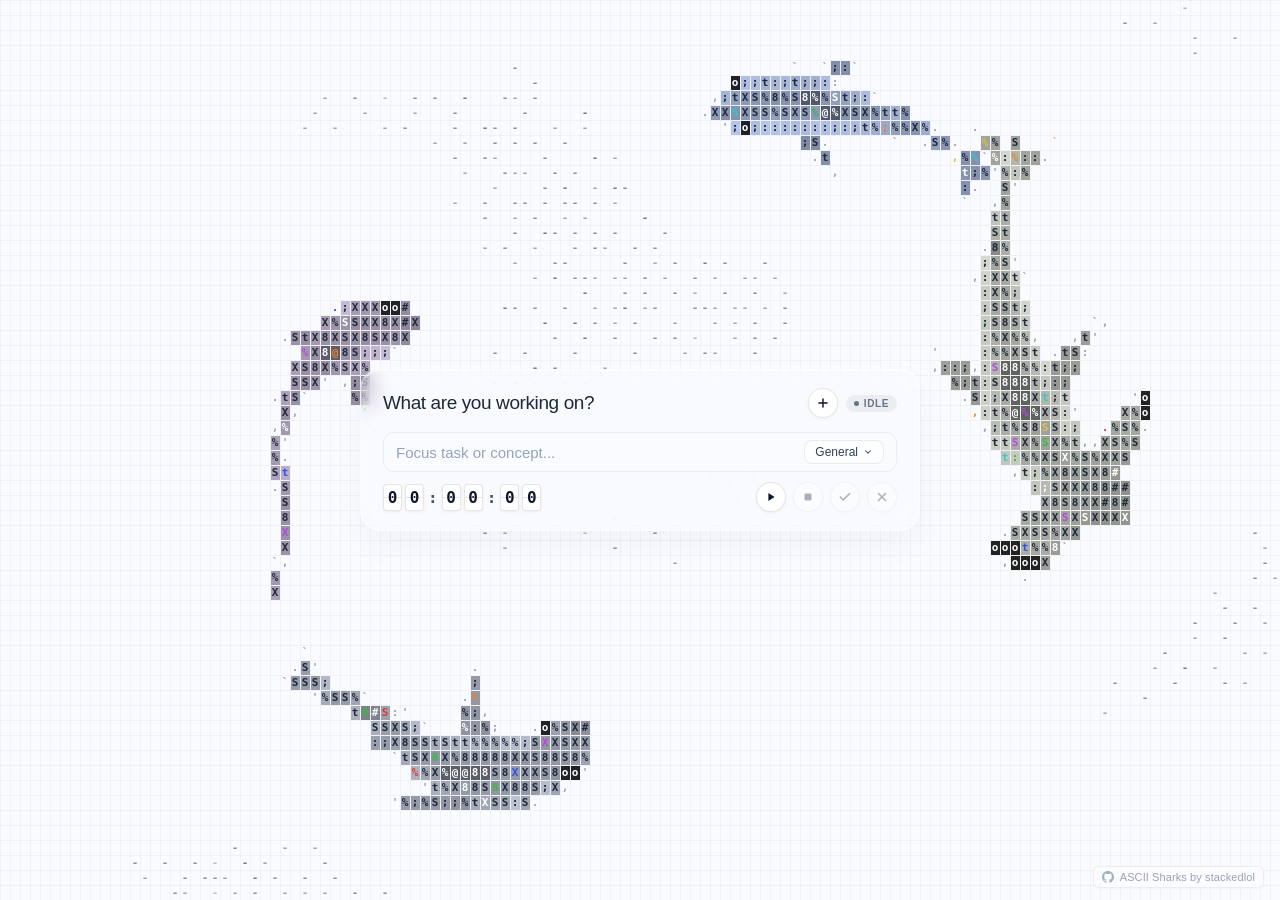
<file: app/ui/shark_assets/index.html>
<!doctype html>
<html lang="en">
<head>
  <meta charset="utf-8" />
  <meta name="viewport" content="width=device-width, initial-scale=1" />
  <title>Taumer — Focus</title>
  <style>
    * {
      box-sizing: border-box;
      margin: 0;
      padding: 0;
      user-select: none;
      -webkit-user-select: none;
    }
    html, body {
      width: 100%;
      height: 100%;
      overflow: hidden;
      background: #fafbfe;
      font-family: -apple-system, BlinkMacSystemFont, "SF Pro Display", "SF Pro Text", "Segoe UI", Roboto, Helvetica, Arial, sans-serif;
      color: #0f172a;
    }
    #shark-canvas {
      position: absolute;
      top: 0;
      left: 0;
      width: 100vw;
      height: 100vh;
      display: block;
      z-index: 1;
      font-family: "Geist Mono", "SF Mono", "JetBrains Mono", Menlo, Monaco, Consolas, monospace;
    }
    .overlay-container {
      position: absolute;
      top: 0;
      left: 0;
      width: 100%;
      height: 100%;
      z-index: 10;
      display: flex;
      flex-direction: column;
      align-items: center;
      justify-content: center;
      pointer-events: none;
      padding: 20px;
    }
    .focus-glass-card {
      pointer-events: auto;
      width: 560px;
      max-width: 92%;
      background: rgba(255, 255, 255, 0.16);
      backdrop-filter: blur(10px) saturate(160%);
      -webkit-backdrop-filter: blur(10px) saturate(160%);
      border: 1px solid rgba(255, 255, 255, 0.45);
      border-radius: 20px;
      box-shadow: 
        0 14px 36px rgba(15, 23, 42, 0.035),
        0 2px 8px rgba(15, 23, 42, 0.02),
        inset 0 1px 1px rgba(255, 255, 255, 0.65);
      padding: 18px 22px 18px 22px;
      display: flex;
      flex-direction: column;
      gap: 14px;
      position: relative;
      transition: box-shadow 0.25s ease, transform 0.25s ease, background 0.25s ease;
    }
    .focus-glass-card:focus-within {
      background: rgba(255, 255, 255, 0.24);
      box-shadow: 
        0 20px 48px rgba(15, 23, 42, 0.06),
        0 4px 12px rgba(15, 23, 42, 0.03),
        inset 0 1px 1px rgba(255, 255, 255, 0.75);
      transform: translateY(-2px);
    }
    .header-row {
      display: flex;
      align-items: center;
      justify-content: space-between;
    }
    .title-box {
      display: flex;
      align-items: center;
      gap: 8px;
    }
    .title {
      font-size: 19px;
      font-weight: 350;
      letter-spacing: -0.4px;
      color: #1e293b;
    }
    .header-actions {
      display: flex;
      align-items: center;
      gap: 8px;
    }
    .badge {
      font-size: 10px;
      font-weight: 600;
      letter-spacing: 0.6px;
      text-transform: uppercase;
      padding: 3px 8px;
      border-radius: 9999px;
      background: rgba(0, 0, 0, 0.05);
      color: #64748b;
      display: flex;
      align-items: center;
      gap: 5px;
    }
    .badge.active {
      background: rgba(16, 185, 129, 0.15);
      color: #059669;
    }
    .badge-dot {
      width: 5px;
      height: 5px;
      border-radius: 50%;
      background: currentColor;
    }
    .badge.active .badge-dot {
      animation: pulse-dot 1.8s infinite;
    }
    @keyframes pulse-dot {
      0% { opacity: 0.4; transform: scale(0.9); }
      50% { opacity: 1; transform: scale(1.2); }
      100% { opacity: 0.4; transform: scale(0.9); }
    }

    /* Task Slot Container */
    .task-slots-list {
      display: flex;
      flex-direction: column;
      gap: 12px;
    }
    .task-slot {
      display: flex;
      flex-direction: column;
      gap: 10px;
      position: relative;
    }
    .task-slot.parallel {
      border-top: 1px dashed rgba(0, 0, 0, 0.08);
      padding-top: 12px;
    }

    .input-box {
      background: rgba(255, 255, 255, 0.32);
      border: 1px solid rgba(0, 0, 0, 0.06);
      border-radius: 12px;
      padding: 7px 12px;
      display: flex;
      align-items: center;
      gap: 8px;
      position: relative;
      transition: background 0.2s, border-color 0.2s;
    }
    .input-box:focus-within {
      background: rgba(255, 255, 255, 0.55);
      border-color: rgba(0, 0, 0, 0.14);
    }
    .task-input {
      flex: 1;
      border: none;
      background: transparent;
      outline: none;
      font-size: 15px;
      color: #0f172a;
      font-family: inherit;
      user-select: text;
      -webkit-user-select: text;
    }
    .task-input::placeholder {
      color: #94a3b8;
      font-weight: 400;
    }

    .deploy-btn {
      appearance: none;
      border: 1px solid rgba(0, 0, 0, 0.07);
      background: rgba(255, 255, 255, 0.6);
      border-radius: 8px;
      padding: 4px 8px;
      font-size: 12px;
      color: #475569;
      cursor: pointer;
      display: flex;
      align-items: center;
      gap: 4px;
      transition: all 0.15s ease;
    }
    .deploy-btn:hover {
      background: rgba(255, 255, 255, 0.9);
      color: #0f172a;
      border-color: rgba(0, 0, 0, 0.14);
    }

    /* Custom Project Dropdown (Rounded Square with Soft Gray Selection) */
    .custom-select-wrapper {
      position: relative;
    }
    .custom-select-btn {
      appearance: none;
      background: rgba(255, 255, 255, 0.6);
      border: 1px solid rgba(0, 0, 0, 0.07);
      border-radius: 8px;
      padding: 4px 10px;
      font-size: 12px;
      color: #334155;
      font-weight: 500;
      outline: none;
      cursor: pointer;
      display: flex;
      align-items: center;
      gap: 5px;
      transition: background 0.15s, border-color 0.15s;
    }
    .custom-select-btn:hover {
      background: rgba(255, 255, 255, 0.9);
      border-color: rgba(0, 0, 0, 0.14);
    }
    .custom-dropdown-menu {
      position: absolute;
      top: calc(100% + 6px);
      right: 0;
      min-width: 155px;
      background: rgba(255, 255, 255, 0.94);
      backdrop-filter: blur(16px);
      -webkit-backdrop-filter: blur(16px);
      border: 1px solid rgba(0, 0, 0, 0.08);
      border-radius: 10px;
      box-shadow: 0 10px 25px rgba(0, 0, 0, 0.08);
      padding: 5px;
      display: none;
      flex-direction: column;
      gap: 2px;
      z-index: 60;
      max-height: 200px;
      overflow-y: auto;
    }
    .custom-dropdown-menu.open {
      display: flex;
    }
    .custom-dropdown-item {
      padding: 6px 10px;
      font-size: 12px;
      color: #1e293b;
      border-radius: 6px;
      cursor: pointer;
      display: flex;
      align-items: center;
      justify-content: space-between;
      transition: background 0.12s;
    }
    .custom-dropdown-item:hover {
      background: rgba(0, 0, 0, 0.06);
      color: #0f172a;
    }
    .custom-dropdown-item.selected {
      background: rgba(0, 0, 0, 0.08);
      font-weight: 600;
      color: #0f172a;
    }

    /* Floating Deployable Tasks Panel */
    .tasks-deploy-panel {
      position: absolute;
      top: calc(100% + 8px);
      left: 0;
      width: 100%;
      background: rgba(255, 255, 255, 0.94);
      backdrop-filter: blur(16px);
      -webkit-backdrop-filter: blur(16px);
      border: 1px solid rgba(0, 0, 0, 0.08);
      border-radius: 14px;
      box-shadow: 0 12px 30px rgba(0, 0, 0, 0.08);
      padding: 8px;
      display: none;
      flex-direction: column;
      gap: 4px;
      z-index: 50;
      max-height: 220px;
      overflow-y: auto;
    }
    .tasks-deploy-panel.open {
      display: flex;
    }
    .deploy-task-item {
      padding: 7px 12px;
      font-size: 13px;
      color: #1e293b;
      border-radius: 8px;
      cursor: pointer;
      display: flex;
      align-items: center;
      justify-content: space-between;
      transition: background 0.15s;
    }
    .deploy-task-item:hover {
      background: rgba(0, 0, 0, 0.06);
    }
    .deploy-task-proj {
      font-size: 11px;
      color: #64748b;
      background: rgba(0, 0, 0, 0.04);
      padding: 2px 6px;
      border-radius: 4px;
    }

    /* Timer Row & Split-Flap Airport Style (White BG + Black Font) */
    .timer-row {
      display: flex;
      align-items: center;
      justify-content: space-between;
    }
    .timer-airport {
      display: inline-flex;
      align-items: center;
      gap: 3px;
    }
    .flap-cell {
      display: inline-flex;
      align-items: center;
      justify-content: center;
      width: 19px;
      height: 27px;
      background: #ffffff;
      color: #0f172a;
      font-family: "Geist Mono", "JetBrains Mono", "SF Mono", Menlo, Monaco, Consolas, monospace;
      font-size: 16px;
      font-weight: 700;
      border-radius: 4px;
      border: 1px solid rgba(0, 0, 0, 0.10);
      box-shadow: 0 1px 3px rgba(0, 0, 0, 0.05), inset 0 1px 0 rgba(255, 255, 255, 0.9);
      position: relative;
    }
    .flap-cell::after {
      content: "";
      position: absolute;
      top: 50%;
      left: 0;
      width: 100%;
      height: 1px;
      background: rgba(0, 0, 0, 0.10);
    }
    .flap-colon {
      font-family: "Geist Mono", "JetBrains Mono", monospace;
      font-size: 16px;
      font-weight: 700;
      color: #475569;
      margin: 0 1px;
      display: inline-flex;
      align-items: center;
      justify-content: center;
    }

    /* Controls (White BG + Black Fill, Perfectly Centered) */
    .timer-controls {
      display: flex;
      align-items: center;
      gap: 7px;
    }
    .btn-icon {
      appearance: none;
      border: 1px solid rgba(0, 0, 0, 0.10);
      outline: none;
      cursor: pointer;
      width: 30px;
      height: 30px;
      border-radius: 50%;
      background: #ffffff;
      color: #0f172a;
      display: flex;
      align-items: center;
      justify-content: center;
      box-shadow: 0 1px 3px rgba(0, 0, 0, 0.06);
      padding: 0;
      margin: 0;
      line-height: 0;
      transition: all 0.15s ease;
    }
    .btn-icon:hover {
      background: #f8fafc;
      border-color: rgba(0, 0, 0, 0.18);
      transform: scale(1.06);
    }
    .btn-icon:active {
      transform: scale(0.92);
      background: #f1f5f9;
    }
    .btn-icon:disabled {
      opacity: 0.32;
      cursor: default;
      pointer-events: none;
    }
    .btn-icon svg {
      display: block;
      width: 14px;
      height: 14px;
      flex-shrink: 0;
    }
    .icon-wrap {
      display: flex;
      align-items: center;
      justify-content: center;
      width: 100%;
      height: 100%;
      line-height: 0;
    }

    /* Subtle author attribution link in bottom right corner */
    .repo-credit {
      position: fixed;
      bottom: 12px;
      right: 16px;
      display: inline-flex;
      align-items: center;
      gap: 6px;
      color: #94a3b8;
      font-size: 11px;
      text-decoration: none;
      font-family: -apple-system, BlinkMacSystemFont, "SF Pro Text", "Inter", "Ubuntu", sans-serif;
      font-weight: 500;
      letter-spacing: 0.1px;
      padding: 4px 8px;
      border-radius: 6px;
      background: rgba(255, 255, 255, 0.45);
      backdrop-filter: blur(8px);
      -webkit-backdrop-filter: blur(8px);
      border: 1px solid rgba(0, 0, 0, 0.06);
      box-shadow: 0 1px 3px rgba(0, 0, 0, 0.03);
      transition: all 0.15s ease;
      z-index: 40;
    }
    .repo-credit:hover {
      color: #334155;
      background: rgba(255, 255, 255, 0.85);
      border-color: rgba(0, 0, 0, 0.12);
      transform: translateY(-1px);
    }
    .repo-icon {
      width: 12px;
      height: 12px;
      fill: currentColor;
      opacity: 0.85;
      flex-shrink: 0;
    }
  </style>
</head>
<body>
  <canvas id="shark-canvas"></canvas>

  <div class="overlay-container">
    <div class="focus-glass-card">
      <div class="header-row">
        <div class="title-box">
          <h1 class="title">What are you working on?</h1>
        </div>
        <div class="header-actions">
          <button class="btn-icon btn-add-parallel" id="btn-add-task" title="Add parallel task">
            <svg viewBox="0 0 24 24" fill="none" stroke="currentColor" stroke-width="2.5" stroke-linecap="round" stroke-linejoin="round">
              <line x1="12" y1="5" x2="12" y2="19"></line>
              <line x1="5" y1="12" x2="19" y2="12"></line>
            </svg>
          </button>
          <div class="badge" id="status-badge">
            <span class="badge-dot"></span>
            <span id="badge-text">Idle</span>
          </div>
        </div>
      </div>

      <!-- Task Slots Container (Supports Primary & Parallel Tasks) -->
      <div class="task-slots-list" id="task-slots-list">
        <!-- Main Task Slot 0 -->
        <div class="task-slot" id="slot-0">
          <div class="input-box">
            <input 
              type="text" 
              class="task-input" 
              id="task-input-0" 
              placeholder="Focus task or concept..." 
              autocomplete="off"
              spellcheck="false"
            />
            <button class="deploy-btn" id="btn-deploy-tasks-0" title="Pick from pending tasks" style="display: none;">
              <svg viewBox="0 0 24 24" fill="none" stroke="currentColor" stroke-width="2" stroke-linecap="round" stroke-linejoin="round" style="width:12px;height:12px;">
                <rect x="3" y="3" width="7" height="7"></rect>
                <rect x="14" y="3" width="7" height="7"></rect>
                <rect x="14" y="14" width="7" height="7"></rect>
                <rect x="3" y="14" width="7" height="7"></rect>
              </svg>
              <span id="deploy-task-count-0">0</span>
              <svg viewBox="0 0 24 24" fill="none" stroke="currentColor" stroke-width="2.5" stroke-linecap="round" stroke-linejoin="round" style="width:10px;height:10px;">
                <polyline points="6 9 12 15 18 9"></polyline>
              </svg>
            </button>
            <div class="custom-select-wrapper">
              <button type="button" class="custom-select-btn" id="btn-project-select-0">
                <span id="proj-selected-name-0">General</span>
                <svg viewBox="0 0 24 24" fill="none" stroke="currentColor" stroke-width="2.5" stroke-linecap="round" stroke-linejoin="round" style="width:10px;height:10px;">
                  <polyline points="6 9 12 15 18 9"></polyline>
                </svg>
              </button>
              <div class="custom-dropdown-menu" id="project-dropdown-menu-0"></div>
            </div>

            <!-- Deployable Floating Tasks List -->
            <div class="tasks-deploy-panel" id="tasks-deploy-panel-0"></div>
          </div>

          <div class="timer-row">
            <!-- Airport Split-Flap White Background / Black Font Display -->
            <div class="timer-airport" id="airport-0">
              <span class="flap-cell" id="f0-h1">0</span>
              <span class="flap-cell" id="f0-h2">0</span>
              <span class="flap-colon">:</span>
              <span class="flap-cell" id="f0-m1">0</span>
              <span class="flap-cell" id="f0-m2">0</span>
              <span class="flap-colon">:</span>
              <span class="flap-cell" id="f0-s1">0</span>
              <span class="flap-cell" id="f0-s2">0</span>
            </div>

            <div class="timer-controls">
              <!-- Play / Pause: White BG + Black Triangle (Centroid Aligned) -->
              <button class="btn-icon btn-start" id="btn-toggle-0" title="Start / Pause">
                <span class="icon-wrap" id="icon-toggle-0">
                  <svg viewBox="0 0 24 24" fill="currentColor">
                    <polygon points="7.5,5 18,12 7.5,19"></polygon>
                  </svg>
                </span>
              </button>
              <!-- Stop: White BG + Black Square -->
              <button class="btn-icon btn-stop" id="btn-stop-0" title="Stop timing" disabled>
                <svg viewBox="0 0 24 24" fill="currentColor">
                  <rect x="6" y="6" width="12" height="12" rx="2"></rect>
                </svg>
              </button>
              <!-- Log Task: White BG + Black Tick -->
              <button class="btn-icon btn-save" id="btn-save-0" title="Log session" disabled>
                <svg viewBox="0 0 24 24" fill="none" stroke="currentColor" stroke-width="2.6" stroke-linecap="round" stroke-linejoin="round">
                  <polyline points="20 6 9 17 4 12"></polyline>
                </svg>
              </button>
              <!-- Delete / Discard: White BG + Black X -->
              <button class="btn-icon btn-reset" id="btn-reset-0" title="Discard session" disabled>
                <svg viewBox="0 0 24 24" fill="none" stroke="currentColor" stroke-width="2.5" stroke-linecap="round" stroke-linejoin="round">
                  <line x1="18" y1="6" x2="6" y2="18"></line>
                  <line x1="6" y1="6" x2="18" y2="18"></line>
                </svg>
              </button>
            </div>
          </div>
        </div>

        <!-- Optional Parallel Task Slot 1 -->
        <div class="task-slot parallel" id="slot-1" style="display: none;">
          <div class="input-box">
            <input 
              type="text" 
              class="task-input" 
              id="task-input-1" 
              placeholder="Parallel focus task..." 
              autocomplete="off"
              spellcheck="false"
            />
            <button class="deploy-btn" id="btn-deploy-tasks-1" title="Pick from pending tasks" style="display: none;">
              <svg viewBox="0 0 24 24" fill="none" stroke="currentColor" stroke-width="2" stroke-linecap="round" stroke-linejoin="round" style="width:12px;height:12px;">
                <rect x="3" y="3" width="7" height="7"></rect>
                <rect x="14" y="3" width="7" height="7"></rect>
                <rect x="14" y="14" width="7" height="7"></rect>
                <rect x="3" y="14" width="7" height="7"></rect>
              </svg>
              <span id="deploy-task-count-1">0</span>
              <svg viewBox="0 0 24 24" fill="none" stroke="currentColor" stroke-width="2.5" stroke-linecap="round" stroke-linejoin="round" style="width:10px;height:10px;">
                <polyline points="6 9 12 15 18 9"></polyline>
              </svg>
            </button>
            <div class="custom-select-wrapper">
              <button type="button" class="custom-select-btn" id="btn-project-select-1">
                <span id="proj-selected-name-1">General</span>
                <svg viewBox="0 0 24 24" fill="none" stroke="currentColor" stroke-width="2.5" stroke-linecap="round" stroke-linejoin="round" style="width:10px;height:10px;">
                  <polyline points="6 9 12 15 18 9"></polyline>
                </svg>
              </button>
              <div class="custom-dropdown-menu" id="project-dropdown-menu-1"></div>
            </div>

            <div class="tasks-deploy-panel" id="tasks-deploy-panel-1"></div>
          </div>

          <div class="timer-row">
            <div class="timer-airport" id="airport-1">
              <span class="flap-cell" id="f1-h1">0</span>
              <span class="flap-cell" id="f1-h2">0</span>
              <span class="flap-colon">:</span>
              <span class="flap-cell" id="f1-m1">0</span>
              <span class="flap-cell" id="f1-m2">0</span>
              <span class="flap-colon">:</span>
              <span class="flap-cell" id="f1-s1">0</span>
              <span class="flap-cell" id="f1-s2">0</span>
            </div>

            <div class="timer-controls">
              <button class="btn-icon btn-start" id="btn-toggle-1" title="Start / Pause">
                <span class="icon-wrap" id="icon-toggle-1">
                  <svg viewBox="0 0 24 24" fill="currentColor">
                    <polygon points="7.5,5 18,12 7.5,19"></polygon>
                  </svg>
                </span>
              </button>
              <button class="btn-icon btn-stop" id="btn-stop-1" title="Stop timing" disabled>
                <svg viewBox="0 0 24 24" fill="currentColor">
                  <rect x="6" y="6" width="12" height="12" rx="2"></rect>
                </svg>
              </button>
              <button class="btn-icon btn-save" id="btn-save-1" title="Log session" disabled>
                <svg viewBox="0 0 24 24" fill="none" stroke="currentColor" stroke-width="2.6" stroke-linecap="round" stroke-linejoin="round">
                  <polyline points="20 6 9 17 4 12"></polyline>
                </svg>
              </button>
              <button class="btn-icon btn-reset" id="btn-reset-1" title="Remove parallel task">
                <svg viewBox="0 0 24 24" fill="none" stroke="currentColor" stroke-width="2.5" stroke-linecap="round" stroke-linejoin="round">
                  <line x1="18" y1="6" x2="6" y2="18"></line>
                  <line x1="6" y1="6" x2="18" y2="18"></line>
                </svg>
              </button>
            </div>
          </div>
        </div>
      </div>
    </div>
  </div>

  <!-- Bottom-Right Attribution to ASCII Sharks GitHub Repository (MIT License) -->
  <a class="repo-credit" href="https://github.com/stackedlol/ascii-sharks" target="_blank" onclick="openRepo(event)" title="ASCII Sharks by stackedlol (MIT License)">
    <svg class="repo-icon" viewBox="0 0 24 24">
      <path d="M12 0C5.37 0 0 5.37 0 12c0 5.31 3.435 9.795 8.205 11.385.6.105.825-.255.825-.57 0-.285-.015-1.23-.015-2.235-3.015.555-3.795-.735-4.035-1.41-.135-.345-.72-1.41-1.23-1.695-.42-.225-1.02-.78-.015-.795.945-.015 1.62.87 1.845 1.23 1.08 1.815 2.805 1.305 3.495.99.105-.78.42-1.305.765-1.605-2.67-.3-5.46-1.335-5.46-5.925 0-1.305.465-2.385 1.23-3.225-.12-.3-.54-1.53.12-3.18 0 0 1.005-.315 3.3 1.23.96-.27 1.98-.405 3-.405s2.04.135 3 .405c2.295-1.56 3.3-1.23 3.3-1.23.66 1.65.24 2.88.12 3.18.765.84 1.23 1.905 1.23 3.225 0 4.605-2.805 5.625-5.475 5.925.435.375.81 1.095.81 2.22 0 1.605-.015 2.895-.015 3.3 0 .315.225.69.825.57A12.02 12.02 0 0024 12c0-6.63-5.37-12-12-12z"/>
    </svg>
    <span>ASCII Sharks by stackedlol</span>
  </a>

  <script src="sharks.js"></script>
  <script src="themes.js"></script>
  <script>
    // 1. Init ASCII Background Engine (Sharks, Jellyfish, Bacteria, or Mantas)
    const canvas = document.getElementById("shark-canvas");
    window.initBackgroundCanvas(canvas);

    // Available projects and tasks cache
    let availableProjects = ["General"];
    let pendingTasksList = [];

    // SVGs for play and pause
    const PLAY_SVG_HTML = '<svg viewBox="0 0 24 24" fill="currentColor"><polygon points="7.5,5 18,12 7.5,19"></polygon></svg>';
    const PAUSE_SVG_HTML = '<svg viewBox="0 0 24 24" fill="currentColor"><rect x="6" y="5" width="3.5" height="14" rx="1"></rect><rect x="14.5" y="5" width="3.5" height="14" rx="1"></rect></svg>';

    // Slots state
    const slots = [
      {
        id: 0,
        running: false,
        seconds: 0,
        interval: null,
        taskId: null,
        project: "General",
        title: ""
      },
      {
        id: 1,
        active: false,
        running: false,
        seconds: 0,
        interval: null,
        taskId: null,
        project: "General",
        title: ""
      }
    ];

    const statusBadge = document.getElementById("status-badge");
    const badgeText = document.getElementById("badge-text");
    const btnAddTask = document.getElementById("btn-add-task");
    const slot1El = document.getElementById("slot-1");

    function notifyPython(msg) {
      try {
        const handler = window.webkit && window.webkit.messageHandlers && (window.webkit.messageHandlers.taumer || window.webkit.messageHandlers.trazos);
        if (handler) {
          handler.postMessage(JSON.stringify(msg));
        }
      } catch (err) {
        console.log("Python message:", msg, err);
      }
    }

    function updateBadge() {
      const anyRunning = slots[0].running || (slots[1].active && slots[1].running);
      const anySeconds = slots[0].seconds > 0 || (slots[1].active && slots[1].seconds > 0);

      if (anyRunning) {
        statusBadge.classList.add("active");
        badgeText.textContent = "Focusing";
      } else if (anySeconds) {
        statusBadge.classList.remove("active");
        badgeText.textContent = "Paused";
      } else {
        statusBadge.classList.remove("active");
        badgeText.textContent = "Idle";
      }
    }

    function renderSlotFlap(slotIdx) {
      const slot = slots[slotIdx];
      const h = Math.floor(slot.seconds / 3600);
      const m = Math.floor((slot.seconds % 3600) / 60);
      const s = slot.seconds % 60;

      const sh = String(h).padStart(2, '0');
      const sm = String(m).padStart(2, '0');
      const ss = String(s).padStart(2, '0');

      document.getElementById(`f${slotIdx}-h1`).textContent = sh[0];
      document.getElementById(`f${slotIdx}-h2`).textContent = sh[1];
      document.getElementById(`f${slotIdx}-m1`).textContent = sm[0];
      document.getElementById(`f${slotIdx}-m2`).textContent = sm[1];
      document.getElementById(`f${slotIdx}-s1`).textContent = ss[0];
      document.getElementById(`f${slotIdx}-s2`).textContent = ss[1];

      const iconToggle = document.getElementById(`icon-toggle-${slotIdx}`);
      const btnStop = document.getElementById(`btn-stop-${slotIdx}`);
      const btnSave = document.getElementById(`btn-save-${slotIdx}`);
      const btnReset = document.getElementById(`btn-reset-${slotIdx}`);
      const input = document.getElementById(`task-input-${slotIdx}`);
      const hasContent = (input && input.value.trim().length > 0) || (slot.title && slot.title.trim().length > 0);

      if (slot.running) {
        iconToggle.innerHTML = PAUSE_SVG_HTML;
        btnStop.disabled = false;
        btnSave.disabled = false;
        btnReset.disabled = false;
      } else {
        iconToggle.innerHTML = PLAY_SVG_HTML;
        btnStop.disabled = (slot.seconds === 0);
        btnSave.disabled = (slot.seconds === 0);

        if (slotIdx === 1) {
          btnReset.disabled = false;
        } else {
          // Slot 0 X button is enabled if parallel slot is active, or if it has seconds/content
          btnReset.disabled = !(slots[1].active || slot.seconds > 0 || hasContent);
        }
      }

      updateBadge();
    }

    function toggleTimer(slotIdx) {
      const slot = slots[slotIdx];
      const input = document.getElementById(`task-input-${slotIdx}`);
      slot.title = input.value.trim();

      if (slot.running) {
        // Pause
        slot.running = false;
        if (slot.interval) {
          clearInterval(slot.interval);
          slot.interval = null;
        }
        renderSlotFlap(slotIdx);
        notifyPython({ action: "pause_timer", slot: slotIdx, seconds: slot.seconds });
      } else {
        // Start
        if (slot.interval) {
          clearInterval(slot.interval);
          slot.interval = null;
        }
        slot.running = true;
        slot.interval = setInterval(() => {
          slot.seconds++;
          renderSlotFlap(slotIdx);
          if (slot.seconds % 5 === 0) {
            notifyPython({
              action: "tick",
              slot: slotIdx,
              seconds: slot.seconds,
              title: slot.title,
              project: slot.project,
              taskId: slot.taskId
            });
          }
        }, 1000);
        renderSlotFlap(slotIdx);
        notifyPython({
          action: "start_timer",
          slot: slotIdx,
          seconds: slot.seconds,
          title: slot.title,
          project: slot.project,
          taskId: slot.taskId
        });
      }
    }

    function stopTimer(slotIdx) {
      const slot = slots[slotIdx];
      if (slot.running) {
        slot.running = false;
        if (slot.interval) {
          clearInterval(slot.interval);
          slot.interval = null;
        }
      }
      renderSlotFlap(slotIdx);
      notifyPython({ action: "stop_timer", slot: slotIdx, seconds: slot.seconds });
    }

    function saveSession(slotIdx) {
      const slot = slots[slotIdx];
      if (slot.seconds === 0 && !slot.running) return;
      const input = document.getElementById(`task-input-${slotIdx}`);
      const title = input.value.trim() || (slotIdx === 0 ? "Focus Session" : "Parallel Session");
      const seconds = Math.max(1, slot.seconds);
      const project = slot.project || "General";
      const taskId = slot.taskId;

      if (slot.running) {
        if (slot.interval) {
          clearInterval(slot.interval);
          slot.interval = null;
        }
        slot.running = false;
      }

      notifyPython({
        action: "save_session",
        slot: slotIdx,
        title: title,
        project: project,
        seconds: seconds,
        taskId: taskId
      });

      // Update UI after saving:
      if (slots[1].active) {
        if (slotIdx === 0) {
          // Promote slot 1 to slot 0
          slots[0].title = slots[1].title;
          slots[0].project = slots[1].project;
          slots[0].taskId = slots[1].taskId;
          slots[0].seconds = slots[1].seconds;
          const slot1WasRunning = slots[1].running;

          if (slots[1].interval) {
            clearInterval(slots[1].interval);
            slots[1].interval = null;
          }
          slots[1].running = false;

          if (slot1WasRunning) {
            slots[0].running = true;
            slots[0].interval = setInterval(() => {
              slots[0].seconds++;
              renderSlotFlap(0);
              if (slots[0].seconds % 5 === 0) {
                notifyPython({
                  action: "tick",
                  slot: 0,
                  seconds: slots[0].seconds,
                  title: slots[0].title,
                  project: slots[0].project,
                  taskId: slots[0].taskId
                });
              }
            }, 1000);
          } else {
            slots[0].running = false;
            slots[0].interval = null;
          }

          document.getElementById("task-input-0").value = slots[0].title;
          document.getElementById("proj-selected-name-0").textContent = slots[0].project;
          renderSlotFlap(0);

          // Hide and clear slot 1
          slots[1].active = false;
          slots[1].seconds = 0;
          slots[1].taskId = null;
          slots[1].title = "";
          slots[1].project = "General";
          document.getElementById("task-input-1").value = "";
          document.getElementById("proj-selected-name-1").textContent = "General";
          slot1El.style.display = "none";
          btnAddTask.style.display = "flex";

          renderProjectMenus();
          updateBadge();

          notifyPython({
            action: "promote_slot_1",
            slot0: {
              running: slots[0].running,
              seconds: slots[0].seconds,
              title: slots[0].title,
              project: slots[0].project,
              taskId: slots[0].taskId
            }
          });
        } else {
          // Slot 1 was saved: remove slot 1
          slots[1].active = false;
          slots[1].seconds = 0;
          slots[1].taskId = null;
          slots[1].title = "";
          slots[1].project = "General";
          document.getElementById("task-input-1").value = "";
          document.getElementById("proj-selected-name-1").textContent = "General";
          slot1El.style.display = "none";
          btnAddTask.style.display = "flex";

          renderSlotFlap(0);
          renderProjectMenus();
          updateBadge();

          notifyPython({ action: "delete_slot", slot: 1 });
        }
      } else {
        // Only slot 0: clear and leave empty
        slots[0].seconds = 0;
        slots[0].taskId = null;
        slots[0].title = "";
        slots[0].project = "General";
        document.getElementById("task-input-0").value = "";
        document.getElementById("proj-selected-name-0").textContent = "General";
        renderSlotFlap(0);
        renderProjectMenus();
        updateBadge();
      }
    }

    function deleteSlot(slotIdx) {
      if (slots[1].active) {
        if (slotIdx === 0) {
          // Deleting Slot 0: Promote Slot 1 to Slot 0
          if (slots[0].running) {
            if (slots[0].interval) {
              clearInterval(slots[0].interval);
              slots[0].interval = null;
            }
            slots[0].running = false;
          }

          slots[0].title = slots[1].title;
          slots[0].project = slots[1].project;
          slots[0].taskId = slots[1].taskId;
          slots[0].seconds = slots[1].seconds;
          const slot1WasRunning = slots[1].running;

          if (slots[1].interval) {
            clearInterval(slots[1].interval);
            slots[1].interval = null;
          }
          slots[1].running = false;

          if (slot1WasRunning) {
            slots[0].running = true;
            slots[0].interval = setInterval(() => {
              slots[0].seconds++;
              renderSlotFlap(0);
              if (slots[0].seconds % 5 === 0) {
                notifyPython({
                  action: "tick",
                  slot: 0,
                  seconds: slots[0].seconds,
                  title: slots[0].title,
                  project: slots[0].project,
                  taskId: slots[0].taskId
                });
              }
            }, 1000);
          } else {
            slots[0].running = false;
            slots[0].interval = null;
          }

          document.getElementById("task-input-0").value = slots[0].title;
          document.getElementById("proj-selected-name-0").textContent = slots[0].project;
          renderSlotFlap(0);

          // Clear & hide Slot 1
          slots[1].active = false;
          slots[1].seconds = 0;
          slots[1].taskId = null;
          slots[1].title = "";
          slots[1].project = "General";
          document.getElementById("task-input-1").value = "";
          document.getElementById("proj-selected-name-1").textContent = "General";
          slot1El.style.display = "none";
          btnAddTask.style.display = "flex";

          renderProjectMenus();
          updateBadge();

          notifyPython({
            action: "promote_slot_1",
            slot0: {
              running: slots[0].running,
              seconds: slots[0].seconds,
              title: slots[0].title,
              project: slots[0].project,
              taskId: slots[0].taskId
            }
          });
        } else {
          // Deleting Slot 1
          if (slots[1].running) {
            if (slots[1].interval) {
              clearInterval(slots[1].interval);
              slots[1].interval = null;
            }
            slots[1].running = false;
          }
          slots[1].active = false;
          slots[1].seconds = 0;
          slots[1].taskId = null;
          slots[1].title = "";
          slots[1].project = "General";
          document.getElementById("task-input-1").value = "";
          document.getElementById("proj-selected-name-1").textContent = "General";
          slot1El.style.display = "none";
          btnAddTask.style.display = "flex";

          renderSlotFlap(0);
          renderProjectMenus();
          updateBadge();

          notifyPython({ action: "delete_slot", slot: 1 });
        }
      } else {
        // Only ONE slot: reset to completely empty to start a new one
        if (slots[0].running) {
          if (slots[0].interval) {
            clearInterval(slots[0].interval);
            slots[0].interval = null;
          }
          slots[0].running = false;
        }
        slots[0].seconds = 0;
        slots[0].taskId = null;
        slots[0].title = "";
        slots[0].project = "General";
        document.getElementById("task-input-0").value = "";
        document.getElementById("proj-selected-name-0").textContent = "General";
        btnAddTask.style.display = "flex";

        renderSlotFlap(0);
        renderProjectMenus();
        updateBadge();

        notifyPython({ action: "reset_timer", slot: 0 });
      }
    }

    function addParallelSlot() {
      slots[1].active = true;
      slots[1].seconds = 0;
      slots[1].running = false;
      slot1El.style.display = "flex";
      btnAddTask.style.display = "none";
      renderSlotFlap(0);
      renderSlotFlap(1);
      document.getElementById("task-input-1").focus();
      notifyPython({ action: "add_parallel_slot" });
    }

    function removeParallelSlot() {
      deleteSlot(1);
    }

    btnAddTask.addEventListener("click", addParallelSlot);

    // Setup events for both slots
    [0, 1].forEach((i) => {
      const input = document.getElementById(`task-input-${i}`);
      const btnToggle = document.getElementById(`btn-toggle-${i}`);
      const btnStop = document.getElementById(`btn-stop-${i}`);
      const btnSave = document.getElementById(`btn-save-${i}`);
      const btnReset = document.getElementById(`btn-reset-${i}`);
      const btnDeploy = document.getElementById(`btn-deploy-tasks-${i}`);
      const tasksPanel = document.getElementById(`tasks-deploy-panel-${i}`);
      const btnProj = document.getElementById(`btn-project-select-${i}`);
      const projMenu = document.getElementById(`project-dropdown-menu-${i}`);

      btnToggle.addEventListener("click", () => toggleTimer(i));
      btnStop.addEventListener("click", () => stopTimer(i));
      btnSave.addEventListener("click", () => saveSession(i));
      btnReset.addEventListener("click", () => deleteSlot(i));

      input.addEventListener("keydown", (e) => {
        if (e.key === "Enter") {
          if (!slots[i].running) toggleTimer(i);
        }
      });

      input.addEventListener("input", () => {
        slots[i].title = input.value;
        renderSlotFlap(i);
        notifyPython({ action: "input_changed", slot: i, title: input.value });
      });

      btnDeploy.addEventListener("click", (e) => {
        e.stopPropagation();
        tasksPanel.classList.toggle("open");
        projMenu.classList.remove("open");
      });

      btnProj.addEventListener("click", (e) => {
        e.stopPropagation();
        projMenu.classList.toggle("open");
        tasksPanel.classList.remove("open");
      });
    });

    document.addEventListener("click", () => {
      [0, 1].forEach((i) => {
        document.getElementById(`tasks-deploy-panel-${i}`)?.classList.remove("open");
        document.getElementById(`project-dropdown-menu-${i}`)?.classList.remove("open");
      });
    });

    function renderProjectMenus() {
      [0, 1].forEach((slotIdx) => {
        const menu = document.getElementById(`project-dropdown-menu-${slotIdx}`);
        const label = document.getElementById(`proj-selected-name-${slotIdx}`);
        if (!menu) return;
        menu.innerHTML = "";

        availableProjects.forEach((projName) => {
          const item = document.createElement("div");
          item.className = "custom-dropdown-item";
          if (projName === slots[slotIdx].project) {
            item.classList.add("selected");
          }
          item.textContent = projName;
          item.addEventListener("click", (e) => {
            e.stopPropagation();
            slots[slotIdx].project = projName;
            label.textContent = projName;
            menu.classList.remove("open");
            renderProjectMenus();
            notifyPython({ action: "project_changed", slot: slotIdx, project: projName });
          });
          menu.appendChild(item);
        });
      });
    }

    function renderPendingTasks() {
      [0, 1].forEach((slotIdx) => {
        const panel = document.getElementById(`tasks-deploy-panel-${slotIdx}`);
        const btnDeploy = document.getElementById(`btn-deploy-tasks-${slotIdx}`);
        const countSpan = document.getElementById(`deploy-task-count-${slotIdx}`);
        if (!panel || !btnDeploy) return;

        panel.innerHTML = "";
        if (!pendingTasksList || pendingTasksList.length === 0) {
          btnDeploy.style.display = "none";
          return;
        }

        btnDeploy.style.display = "flex";
        countSpan.textContent = pendingTasksList.length;

        pendingTasksList.forEach((t) => {
          const item = document.createElement("div");
          item.className = "deploy-task-item";
          item.innerHTML = `
            <span>${t.title}</span>
            <span class="deploy-task-proj">${t.project}</span>
          `;
          item.addEventListener("click", (e) => {
            e.stopPropagation();
            const input = document.getElementById(`task-input-${slotIdx}`);
            input.value = t.title;
            slots[slotIdx].title = t.title;
            slots[slotIdx].taskId = t.id;
            if (t.project) {
              slots[slotIdx].project = t.project;
              document.getElementById(`proj-selected-name-${slotIdx}`).textContent = t.project;
            }
            panel.classList.remove("open");
            if (!slots[slotIdx].running) toggleTimer(slotIdx);
          });
          panel.appendChild(item);
        });
      });
    }

    // Python Integration APIs:
    window.setProjects = function(projectsList) {
      if (Array.isArray(projectsList) && projectsList.length > 0) {
        availableProjects = projectsList;
        renderProjectMenus();
      }
    };

    window.setPendingTasks = function(tasksList) {
      pendingTasksList = tasksList || [];
      renderPendingTasks();
    };

    window.syncTimerState = function(state) {
      const slot = slots[0];
      const input = document.getElementById("task-input-0");
      if (state.title !== undefined && !input.matches(":focus")) {
        input.value = state.title;
        slot.title = state.title;
      }
      if (state.project !== undefined) {
        slot.project = state.project;
        document.getElementById("proj-selected-name-0").textContent = state.project;
      }
      if (state.seconds !== undefined) {
        slot.seconds = state.seconds;
      }
      if (state.taskId !== undefined) {
        slot.taskId = state.taskId;
      }
      if (state.running !== undefined && state.running !== slot.running) {
        if (state.running) {
          if (!slot.interval) {
            slot.interval = setInterval(() => {
              slot.seconds++;
              renderSlotFlap(0);
            }, 1000);
          }
          slot.running = true;
        } else {
          if (slot.interval) clearInterval(slot.interval);
          slot.interval = null;
          slot.running = false;
        }
      }
      renderSlotFlap(0);
    };

    window.startWithTask = function(task) {
      const input = document.getElementById("task-input-0");
      input.value = task.title || "";
      slots[0].title = task.title || "";
      if (task.project) {
        slots[0].project = task.project;
        document.getElementById("proj-selected-name-0").textContent = task.project;
      }
      slots[0].taskId = task.id;
      if (!slots[0].running) {
        toggleTimer(0);
      }
    };

    function openRepo(e) {
      if (e) e.preventDefault();
      const url = "https://github.com/stackedlol/ascii-sharks";
      const handler = window.webkit && window.webkit.messageHandlers && (window.webkit.messageHandlers.taumer || window.webkit.messageHandlers.trazos);
      if (handler) {
        handler.postMessage({ action: "open_url", url: url });
      } else {
        window.open(url, "_blank");
      }
    }

    // Initial render
    renderProjectMenus();
    renderSlotFlap(0);
  </script>
</body>
</html>
</file>
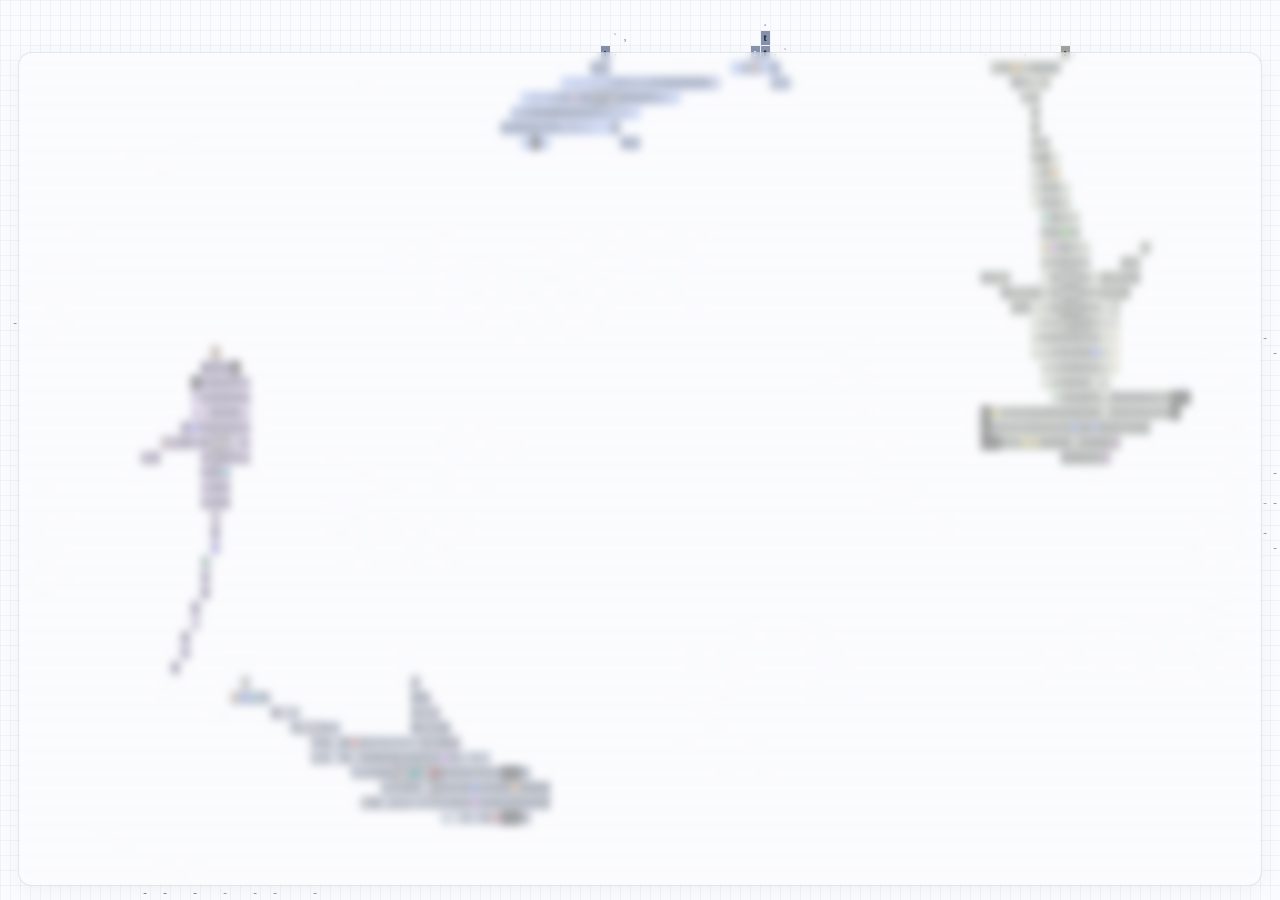
<file: app/ui/shark_assets/calendar_sharks.html>
<!DOCTYPE html>
<html lang="en">
<head>
  <meta charset="utf-8">
  <title>Calendar ASCII Sharks Canvas</title>
  <style>
    * {
      box-sizing: border-box;
      margin: 0;
      padding: 0;
    }
    html, body {
      width: 100%;
      height: 100%;
      overflow: hidden;
      background: #fafbfe;
      user-select: none;
      -webkit-user-select: none;
    }
    #shark-canvas {
      position: absolute;
      top: 0;
      left: 0;
      width: 100%;
      height: 100%;
      display: block;
    }
    /* Frosted glass diffusion layer covering the calendar body across 1d, 3d, 5d, and month */
    .calendar-frost-glass {
      position: absolute;
      top: 52px;
      left: 18px;
      right: 18px;
      bottom: 14px;
      border-radius: 14px;
      backdrop-filter: blur(4.5px) saturate(135%);
      -webkit-backdrop-filter: blur(4.5px) saturate(135%);
      background: rgba(255, 255, 255, 0.42);
      border: 1px solid rgba(100, 116, 139, 0.16);
      box-shadow: 0 4px 20px rgba(0, 0, 0, 0.04);
      pointer-events: none;
    }
  </style>
</head>
<body>
  <canvas id="shark-canvas"></canvas>
  <div class="calendar-frost-glass" id="calendar-frost-glass"></div>

  <script src="sharks.js"></script>
  <script src="themes.js"></script>
  <script>
    const canvas = document.getElementById("shark-canvas");
    window.initBackgroundCanvas(canvas);
  </script>
</body>
</html>
</file>
